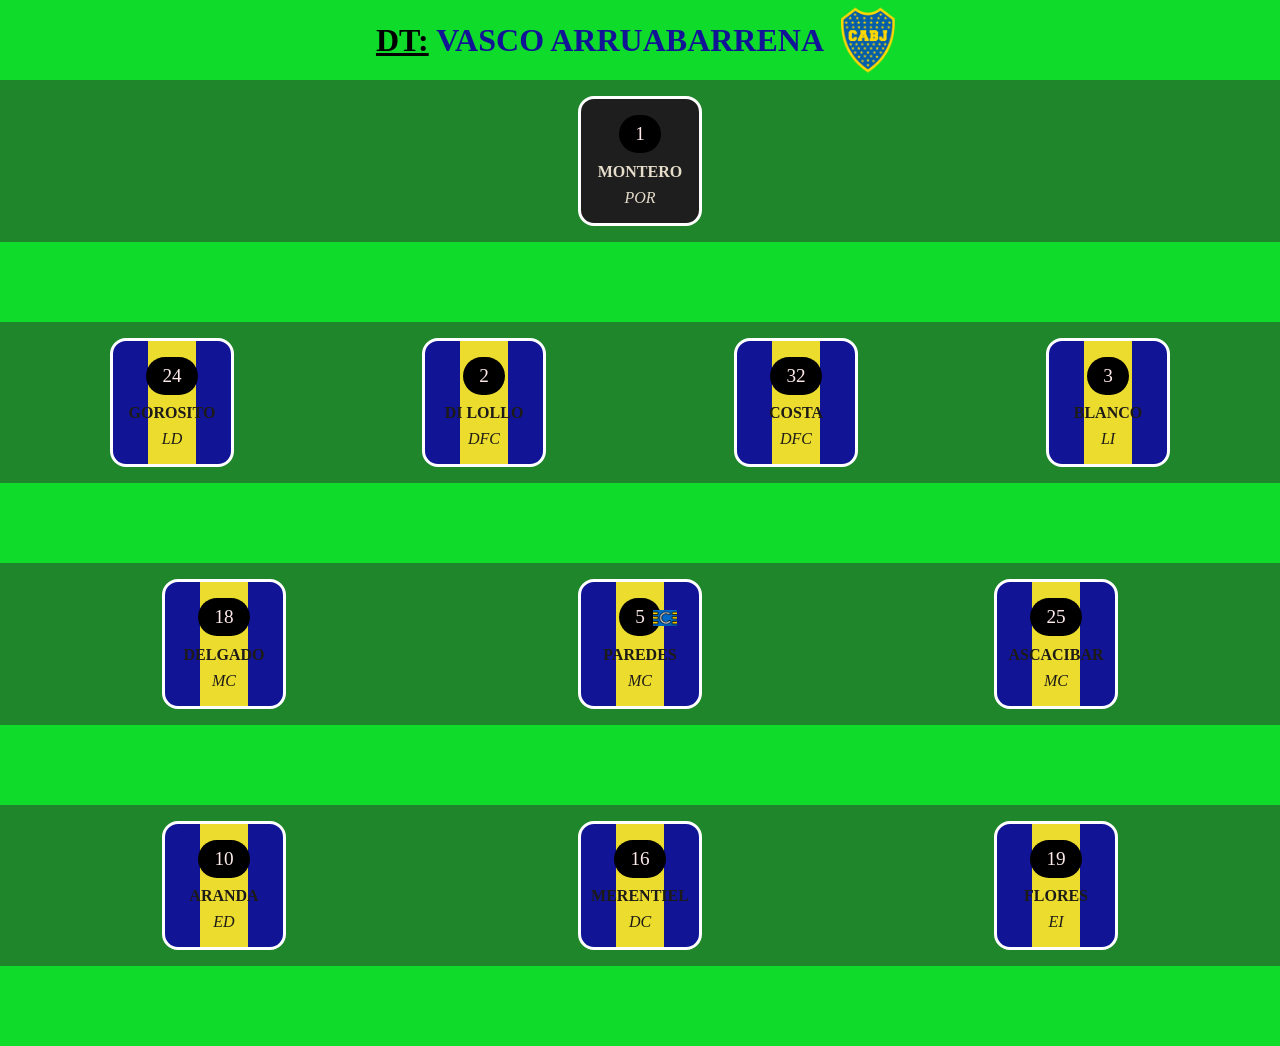
<file: index.html>
<!DOCTYPE html>
<html lang="en">
<head>
    <meta charset="UTF-8">
    <meta name="viewport" content="width=device-width, initial-scale=1.0">
    <title>CANCHA DE FÚTBOL</title>
    <link rel="stylesheet" href="style.css">
</head>
<body>
    <main id="lacancha">
        <section class="verdeclaro">
            <img id="escudoboca" src="escudo Boca.png" alt="Escudo de Boca">
            <p id="dt"><span id="subrayado">DT:</span> <span id="colordt">VASCO ARRUABARRENA</span></p>
        </section>
        
        <section class="verdeoscuro">

            <div class="cuadradojugador" id="arquero">
            <p class="números">1</p>
            <p class="letrasblancas" id="montero">MONTERO</p>
            <p class="posiciones" id="posiciónarquero">POR</p>
            </div>

        </section>

        <section class="verdeclaro">

        </section>
        
        <section class="verdeoscuro">
            <div class="cuadradojugador">
                <p class="números">24</p>
                <p class="letrasblancas" id="gorosito">GOROSITO</p>
                <p class="posiciones">LD</p>
            </div>

            <div class="cuadradojugador">
                <p class="números">2</p>
                <p class="letrasblancas" id="dilollo">DI LOLLO</p>
                <p class="posiciones">DFC</p>
            </div>

            <div class="cuadradojugador">
                <p class="números">32</p>
                <p class="letrasblancas" id="costa">COSTA</p>
                <p class="posiciones">DFC</p>
            </div>

            <div class="cuadradojugador">
                <p class="números">3</p>
                <p class="letrasblancas" id="blanco">BLANCO</p>
                <p class="posiciones">LI</p>
            </div>
        </section>

        <section class="verdeclaro">

        </section>
        
        <section class="verdeoscuro">
            
            <div class="cuadradojugador">
                <p class="números">18</p>
                <p class="letrasblancas" id="delgado">DELGADO</p>
                <p class="posiciones">MC</p>
                </div>

            <div class="cuadradojugador">
                <div id="númeroycapitán">
                <p class="números">5</p>
                <img id="logocapitán" src="logo capitán.png" alt="Logo de capitán">
                </div>
                <p class="letrasblancas" id="paredes">PAREDES</p>
                <p class="posiciones">MC</p>
                </div>

            <div class="cuadradojugador">
                <p class="números">25</p>
                <p class="letrasblancas" id="ascacibar">ASCACIBAR</p>
                <p class="posiciones">MC</p>
                </div>

        </section>

        <section class="verdeclaro">

        </section>
        
        <section class="verdeoscuro">
            
            <div class="cuadradojugador">
                <p class="números">10</p>
                <p class="letrasblancas" id="aranda">ARANDA</p>
                <p class="posiciones">ED</p>
                </div>

            <div class="cuadradojugador">
                <p class="números">16</p>
                <p class="letrasblancas" id="merentiel">MERENTIEL</p>
                <p class="posiciones">DC</p>
                </div>

            <div class="cuadradojugador">
                <p class="números">19</p>
                <p class="letrasblancas" id="flores">FLORES</p>
                <p class="posiciones">EI</p>
                </div>

        </section>

        <section class="verdeclaro">

        </section>
    </main>

</body>
</html>
</file>
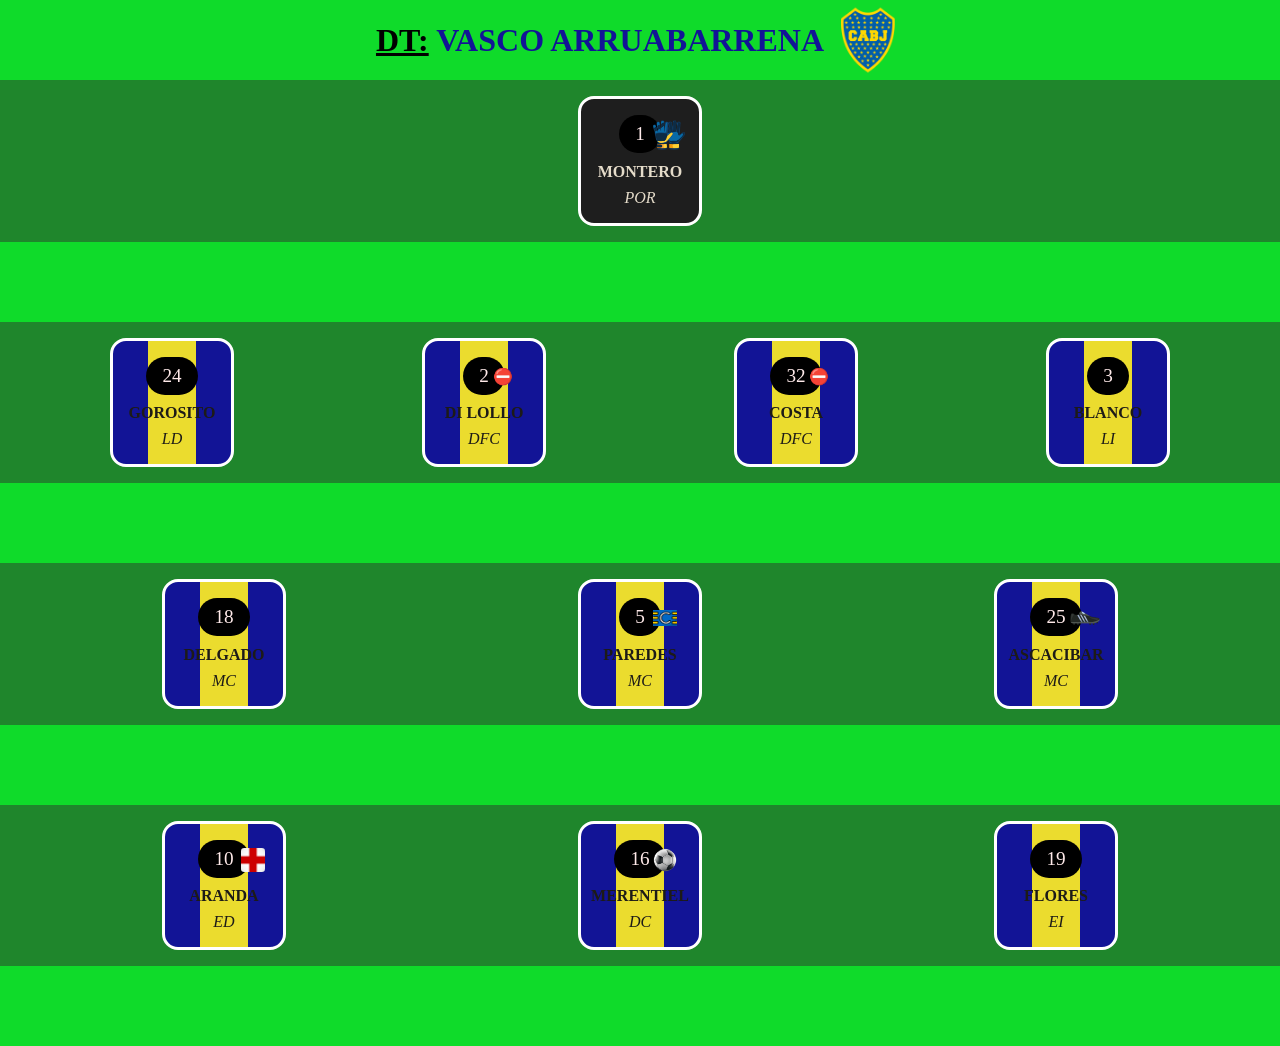
<file: Actividad 1 - CANCHA/index.html>
<!DOCTYPE html>
<html lang="en">
<head>
    <meta charset="UTF-8">
    <meta name="viewport" content="width=device-width, initial-scale=1.0">
    <title>CANCHA DE FÚTBOL</title>
    <link rel="stylesheet" href="style.css">
</head>
<body>
    <main id="lacancha">
        <section class="verdeclaro">
            <img id="escudoboca" src="escudo Boca.png" alt="Escudo de Boca">
            <p id="dt"><span id="subrayado">DT:</span> <span id="colordt">VASCO ARRUABARRENA</span></p>
        </section>
        
        <section class="verdeoscuro">

            <div class="cuadradojugador" id="arquero">
            <div id="númeroycapitán">
            <p class="números">1</p>
            <img id="guantes" src="guantes.png" alt="Guantes arquero">
            </div>
            <p class="letrasblancas" id="montero">MONTERO</p>
            <p class="posiciones" id="posiciónarquero">POR</p>
            </div>

        </section>

        <section class="verdeclaro">

        </section>
        
        <section class="verdeoscuro">
            <div class="cuadradojugador">
                <p class="números">24</p>
                <p class="letrasblancas" id="gorosito">GOROSITO</p>
                <p class="posiciones">LD</p>
            </div>

            <div class="cuadradojugador">
                <div id="númeroycapitán">
                <p class="números">2</p>
                <span id="emoji">⛔</span>
                </div>
                <p class="letrasblancas" id="dilollo">DI LOLLO</p>
                <p class="posiciones">DFC</p>
            </div>

            <div class="cuadradojugador">
                <div id="númeroycapitán">
                <p class="números">32</p>
                <span id="emoji2">⛔</span>
                </div>
                <p class="letrasblancas" id="costa">COSTA</p>
                <p class="posiciones">DFC</p>
            </div>

            <div class="cuadradojugador">
                <p class="números">3</p>
                <p class="letrasblancas" id="blanco">BLANCO</p>
                <p class="posiciones">LI</p>
            </div>
        </section>

        <section class="verdeclaro">

        </section>
        
        <section class="verdeoscuro">
            
            <div class="cuadradojugador">
                <p class="números">18</p>
                <p class="letrasblancas" id="delgado">DELGADO</p>
                <p class="posiciones">MC</p>
                </div>

            <div class="cuadradojugador">
                <div id="númeroycapitán">
                <p class="números">5</p>
                <img id="logocapitán" src="logo capitán.png" alt="Logo de capitán">
                </div>
                <p class="letrasblancas" id="paredes">PAREDES</p>
                <p class="posiciones">MC</p>
                </div>

            <div class="cuadradojugador">
                <div id="númeroycapitán">
                <p class="números">25</p>
                <img id="botín" src="botín.png" alt="Botín">
                </div>
                <p class="letrasblancas" id="ascacibar">ASCACIBAR</p>
                <p class="posiciones">MC</p>
                </div>

        </section>

        <section class="verdeclaro">

        </section>
        
        <section class="verdeoscuro">
            
            <div class="cuadradojugador">
                <div id="númeroycapitán">
                <p class="números">10</p>
                <img id="logolesión" src="logolesión.png" alt="Pelota">
                </div>
                <p class="letrasblancas" id="aranda">ARANDA</p>
                <p class="posiciones">ED</p>
                </div>

            <div class="cuadradojugador">
                <div id="númeroycapitán">
                <p class="números">16</p>
                <img id="pelota" src="pelota.png" alt="Pelota">
                </div>
                <p class="letrasblancas" id="merentiel">MERENTIEL</p>
                <p class="posiciones">DC</p>
                </div>

            <div class="cuadradojugador">
                <p class="números">19</p>
                <p class="letrasblancas" id="flores">FLORES</p>
                <p class="posiciones">EI</p>
                </div>

        </section>

        <section class="verdeclaro">

        </section>
    </main>

</body>
</html>
</file>
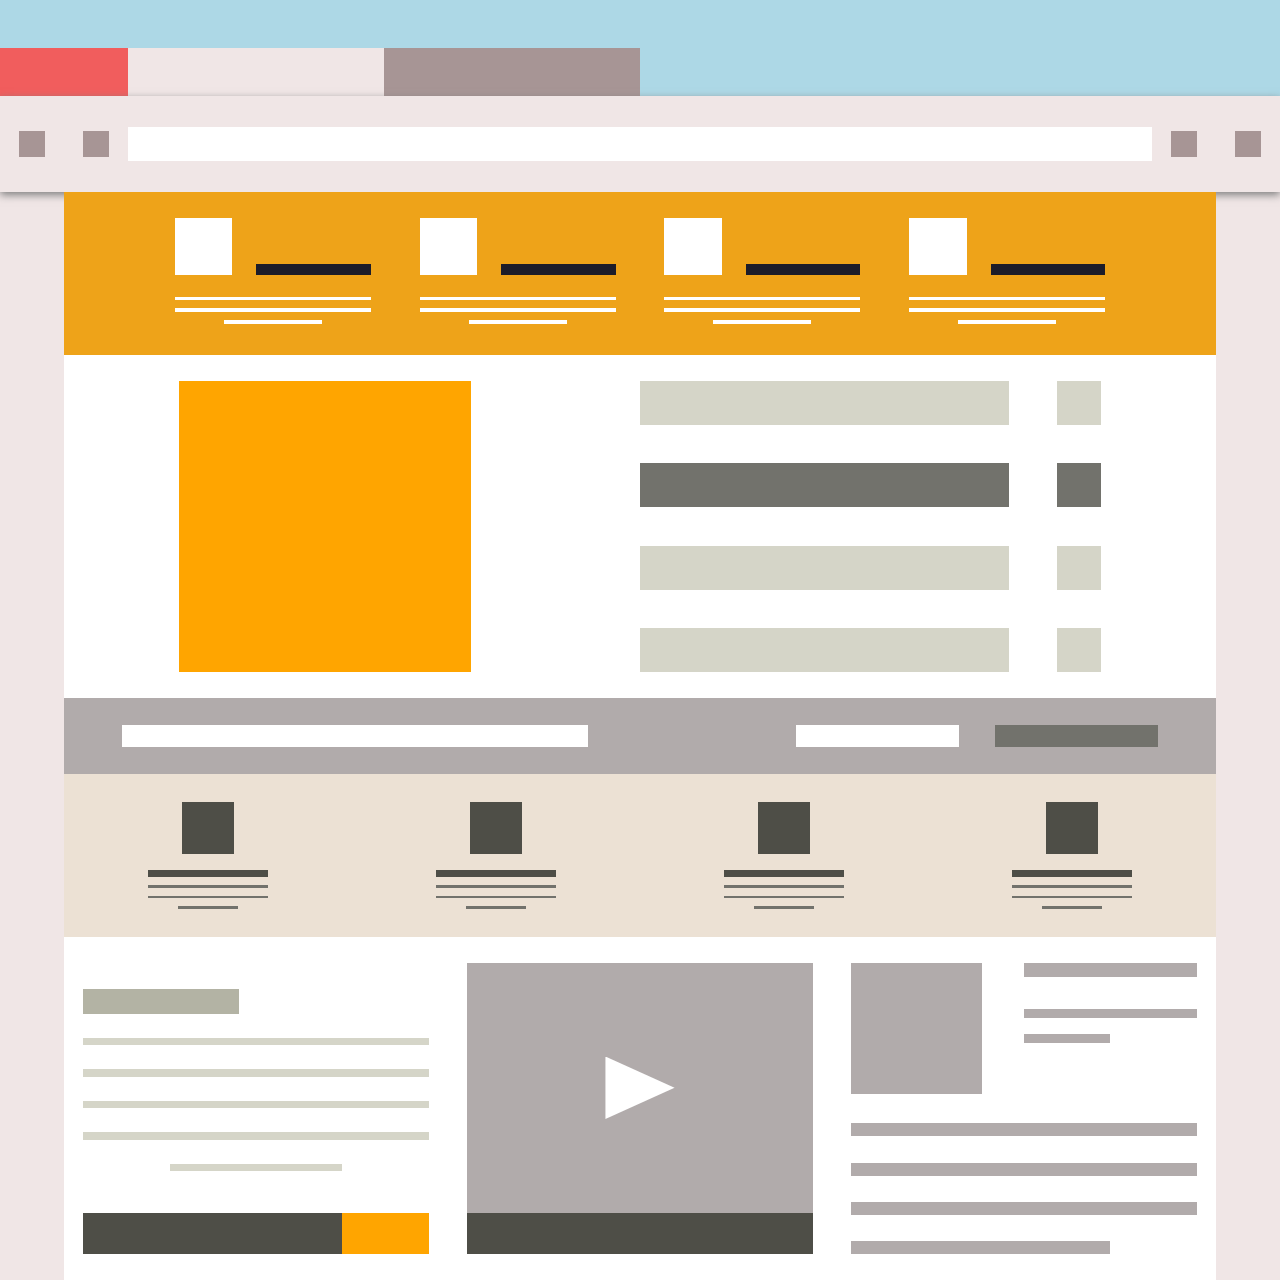
<file: Actividad 2 - Plantillas maquetado/index.html>
<!DOCTYPE html>
<html lang="en">
<head>
    <meta charset="UTF-8">
    <meta name="viewport" content="width=device-width, initial-scale=1.0">
    <title>PLANTILLAS MAQUETADO</title>
    <link rel="stylesheet" href="style.css">
</head>
<body>
    <main>
        <section id="partearribaceleste">
            <section id="trespartesarriba">
                <section id="parterojaarriba"></section>
                <section id="partergrisclaroarriba"></section>
                <section id="partegrisoscuroarriba"></section>
            </section>
        </section>

        <section id="partehorizontaldoscuadrados">
            <section id="seccióndoscuadrados">
                <div id="cuadradoschiquitosarriba"></div>
                <div id="cuadradoschiquitosarriba"></div>
            </section>
            <section id="barrablancalarga"></section>
            <section id="seccióndoscuadrados">
                <div id="cuadradoschiquitosarriba"></div>
                <div id="cuadradoschiquitosarriba"></div>
            </section>
        </section>

        <section id="partegrandedelmedio">
            <section id="partenaranjadentro">
                <section id="adentronaranja">
                    <section id="cuatropartes">
                        <div id="cuadradoy1línea">
                        <div id="cuadradoblanco"></div>
                        <div id="línea1"></div>
                        </div>
                        <div id="líneas3">
                            <div id="líneasblancas"></div>
                            <div id="líneasblancas"></div>
                            <div id="líneablancacorta"></div>
                        </div>
                    </section>

                    <section id="cuatropartes">
                        <div id="cuadradoy1línea">
                            <div id="cuadradoblanco"></div>
                            <div id="línea1"></div>
                            </div>
                            <div id="líneas3">
                                <div id="líneasblancas"></div>
                                <div id="líneasblancas"></div>
                                <div id="líneablancacorta"></div>
                            </div>
                    </section>

                    <section id="cuatropartes">
                        <div id="cuadradoy1línea">
                            <div id="cuadradoblanco"></div>
                            <div id="línea1"></div>
                            </div>
                            <div id="líneas3">
                                <div id="líneasblancas"></div>
                                <div id="líneasblancas"></div>
                                <div id="líneablancacorta"></div>
                            </div>
                    </section>

                    <section id="cuatropartes">
                        <div id="cuadradoy1línea">
                            <div id="cuadradoblanco"></div>
                            <div id="línea1"></div>
                            </div>
                            <div id="líneas3">
                                <div id="líneasblancas"></div>
                                <div id="líneasblancas"></div>
                                <div id="líneablancacorta"></div>
                            </div>
                    </section>
                </section>
            </section>

            <section id="parte1blancadentro">
                <section id="partecuadradoylíneas">
                    <div id="cuadradonaranjagrande"></div>
                    <div id="líneascolores">
                        <div id="líneaycuadrado">
                            <div id="líneagris"></div>
                            <div id="cuadradochico"></div>
                        </div>

                        <div id="líneaycuadrado">
                            <div id="líneagrisoscuro"></div>
                            <div id="cuadradochicooscuro"></div>
                        </div>

                        <div id="líneaycuadrado">
                            <div id="líneagris"></div>
                            <div id="cuadradochico"></div>
                        </div>

                        <div id="líneaycuadrado">
                            <div id="líneagris"></div>
                            <div id="cuadradochico"></div>
                        </div>
                    </div>
                </section>
            </section>

            <section id="partegrisoscurodentro">
                <div id="laslíneasblancasdelmedio">
                    <div id="líneablancalarga"></div>
                    <div id="doslíneasderecha">
                        <div id="primeralíneablanca"></div>
                        <div id="segundalínea"></div>
                    </div>
                </div>


            </section>

            <section id="partegrisclarodentro">
                <section id="adentrogris">
                    <section id="cuatropartes2">
                        <div id="cuadradoblanco2"></div>
                        <div id="líneas3-2">
                            <div id="líneagruesa"></div>
                            <div id="líneasblancas2"></div>
                            <div id="líneasblancas2"></div>
                            <div id="líneablancacorta2"></div>
                        </div>
                    </section>

                    <section id="cuatropartes2">
                        <div id="cuadradoblanco2"></div>
                        <div id="líneas3-2">
                            <div id="líneagruesa"></div>
                            <div id="líneasblancas2"></div>
                            <div id="líneasblancas2"></div>
                            <div id="líneablancacorta2"></div>
                        </div>
                    </section>

                    <section id="cuatropartes2">
                        <div id="cuadradoblanco2"></div>
                        <div id="líneas3-2">
                            <div id="líneagruesa"></div>
                            <div id="líneasblancas2"></div>
                            <div id="líneasblancas2"></div>
                            <div id="líneablancacorta2"></div>
                        </div>
                    </section>

                    <section id="cuatropartes2">
                        <div id="cuadradoblanco2"></div>
                        <div id="líneas3-2">
                            <div id="líneagruesa"></div>
                            <div id="líneasblancas2"></div>
                            <div id="líneasblancas2"></div>
                            <div id="líneablancacorta2"></div>
                        </div>
                    </section>
                </section>

            </section>

            <section id="parte2blancadentro">
                <section id="primeraparte">
                    <div id="líneas3-3">
                        <div id="líneagruesa3"></div>
                            <div id="líneasblancas3"></div>
                            <div id="líneasblancas3"></div>
                            <div id="líneasblancas3"></div>
                            <div id="líneasblancas3"></div>
                            <div id="líneablancacorta3"></div>
                    </div>
                    <div id="líneagruesaabajo">
                        <div id="partecortanaranja"></div>
                    </div>


                </section>

                <section id="segundaparte">
                    <div id="figuragrandegris">
                        <div id="triángulo"></div>
                    </div>
                    <div id="líneagruesaabajo"></div>
                </section>

                <section id="terceraparte">
                    <div id="partearriba">
                        <div id="cuadradogriscostado"></div>
                        <div id="laslíneas">
                            <div id="primerlínea2"></div>
                            <div id="segundalínea2"></div>
                            <div id="terceralínea2"></div>
                        </div>
                    </div>


                    <div id="parteabajo">
                                <div id="líneasblancas4"></div>
                                <div id="líneasblancas4"></div>
                                <div id="líneasblancas4"></div>
                                <div id="líneablancacorta4"></div>
                    </div>
                </section>

            </section>

        </section>






    </main>
    
</body>
</html>
</file>
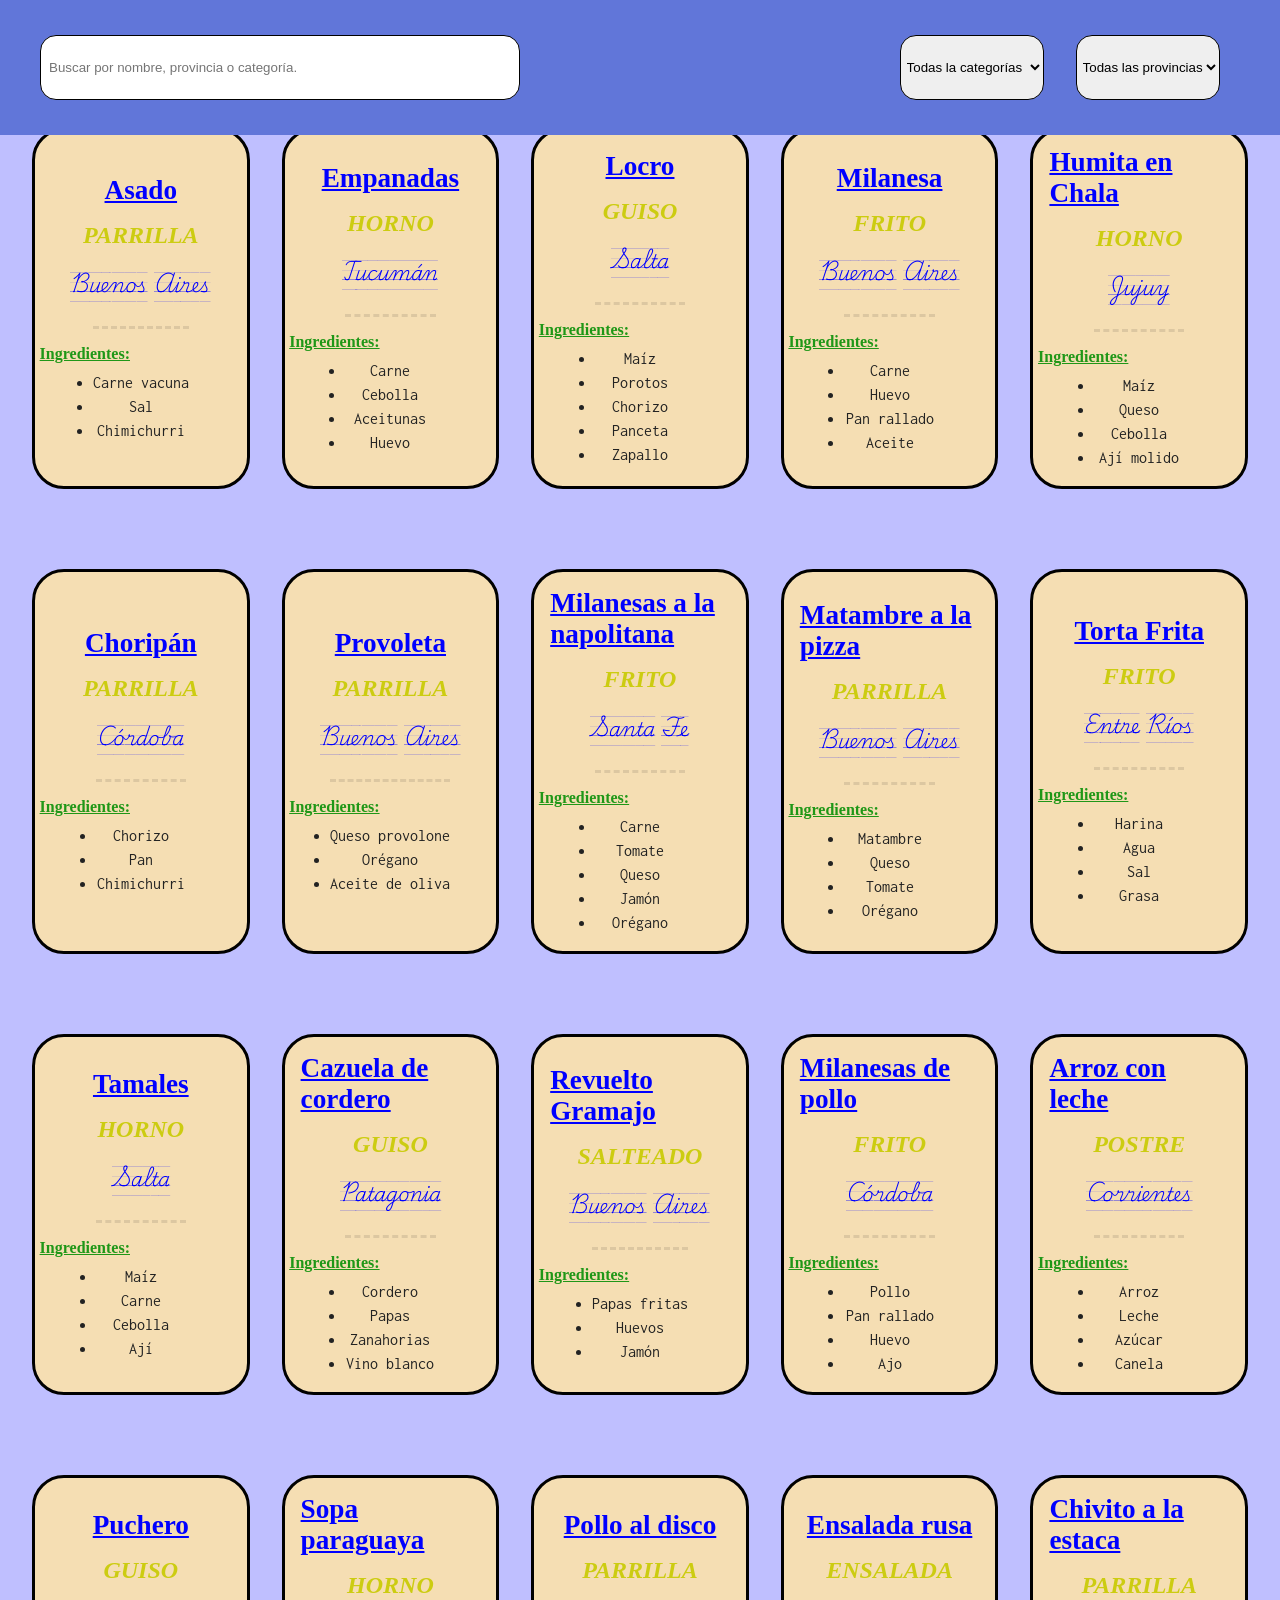
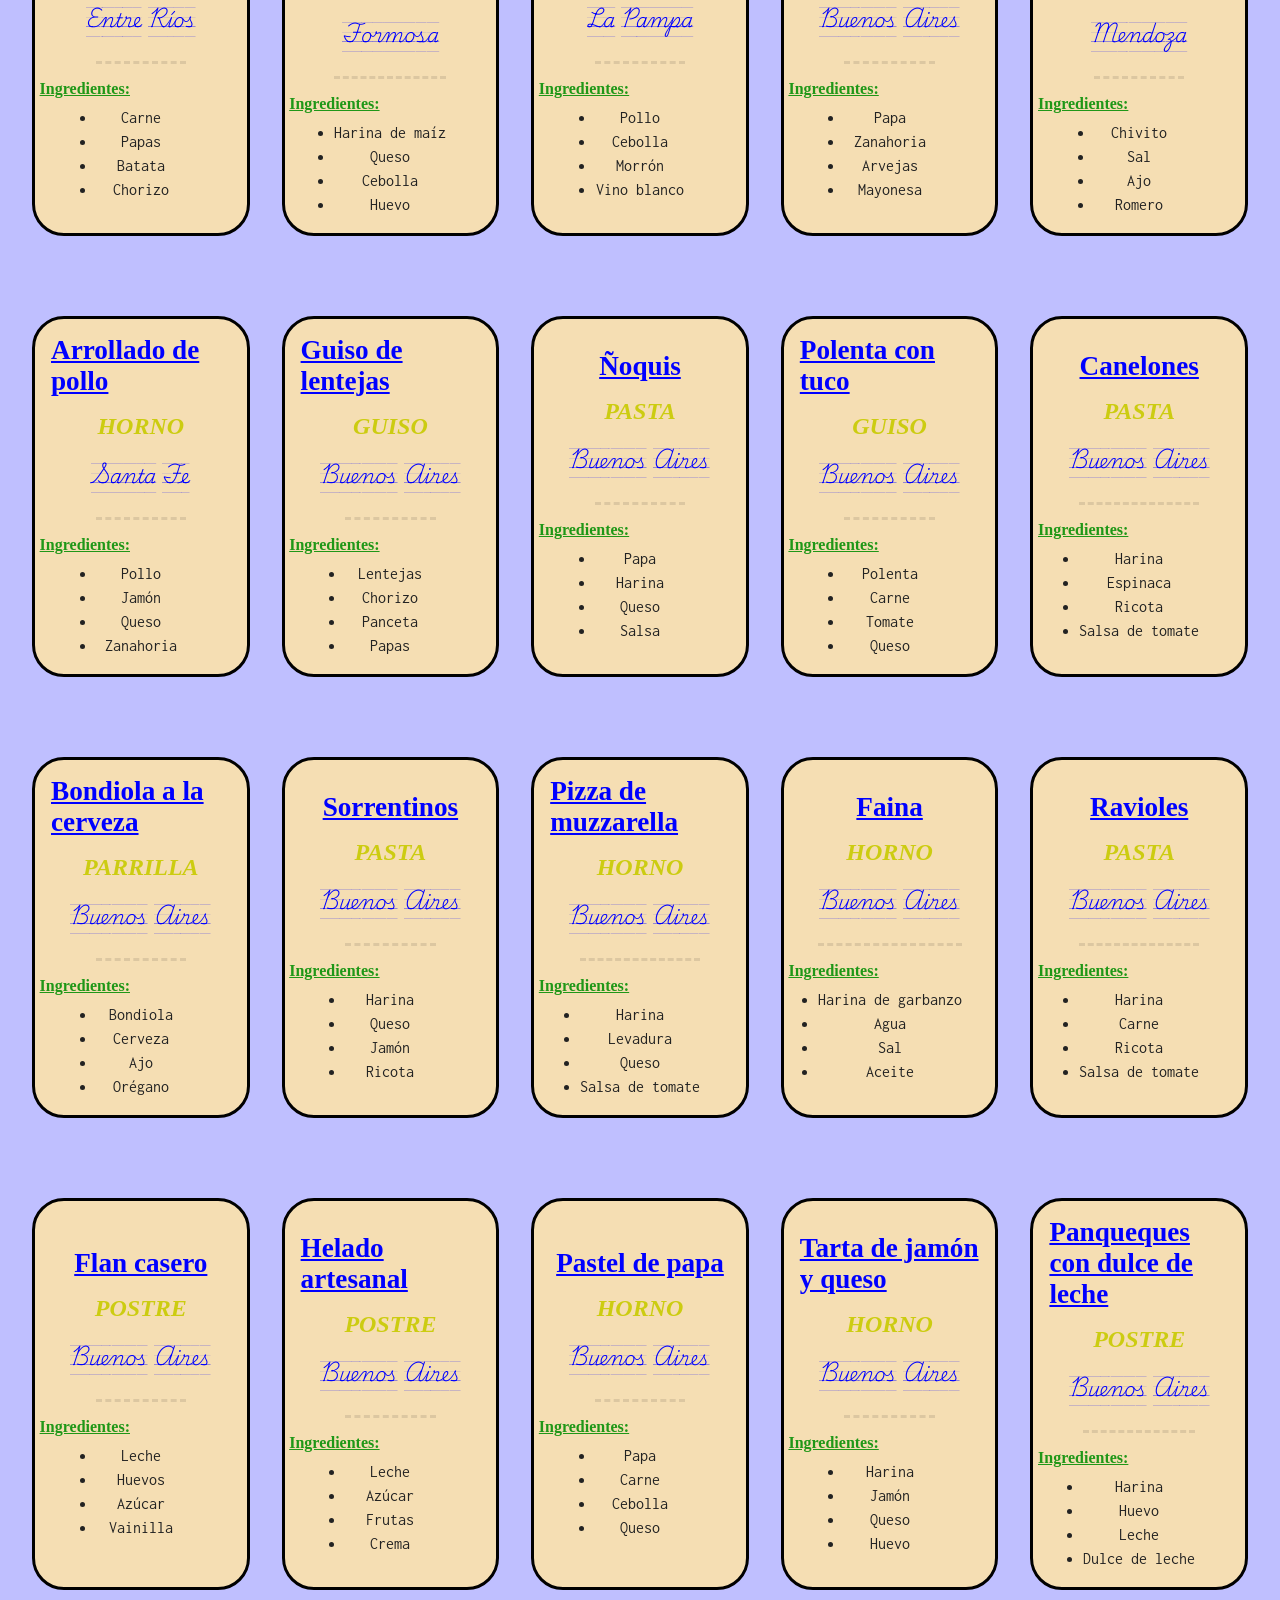
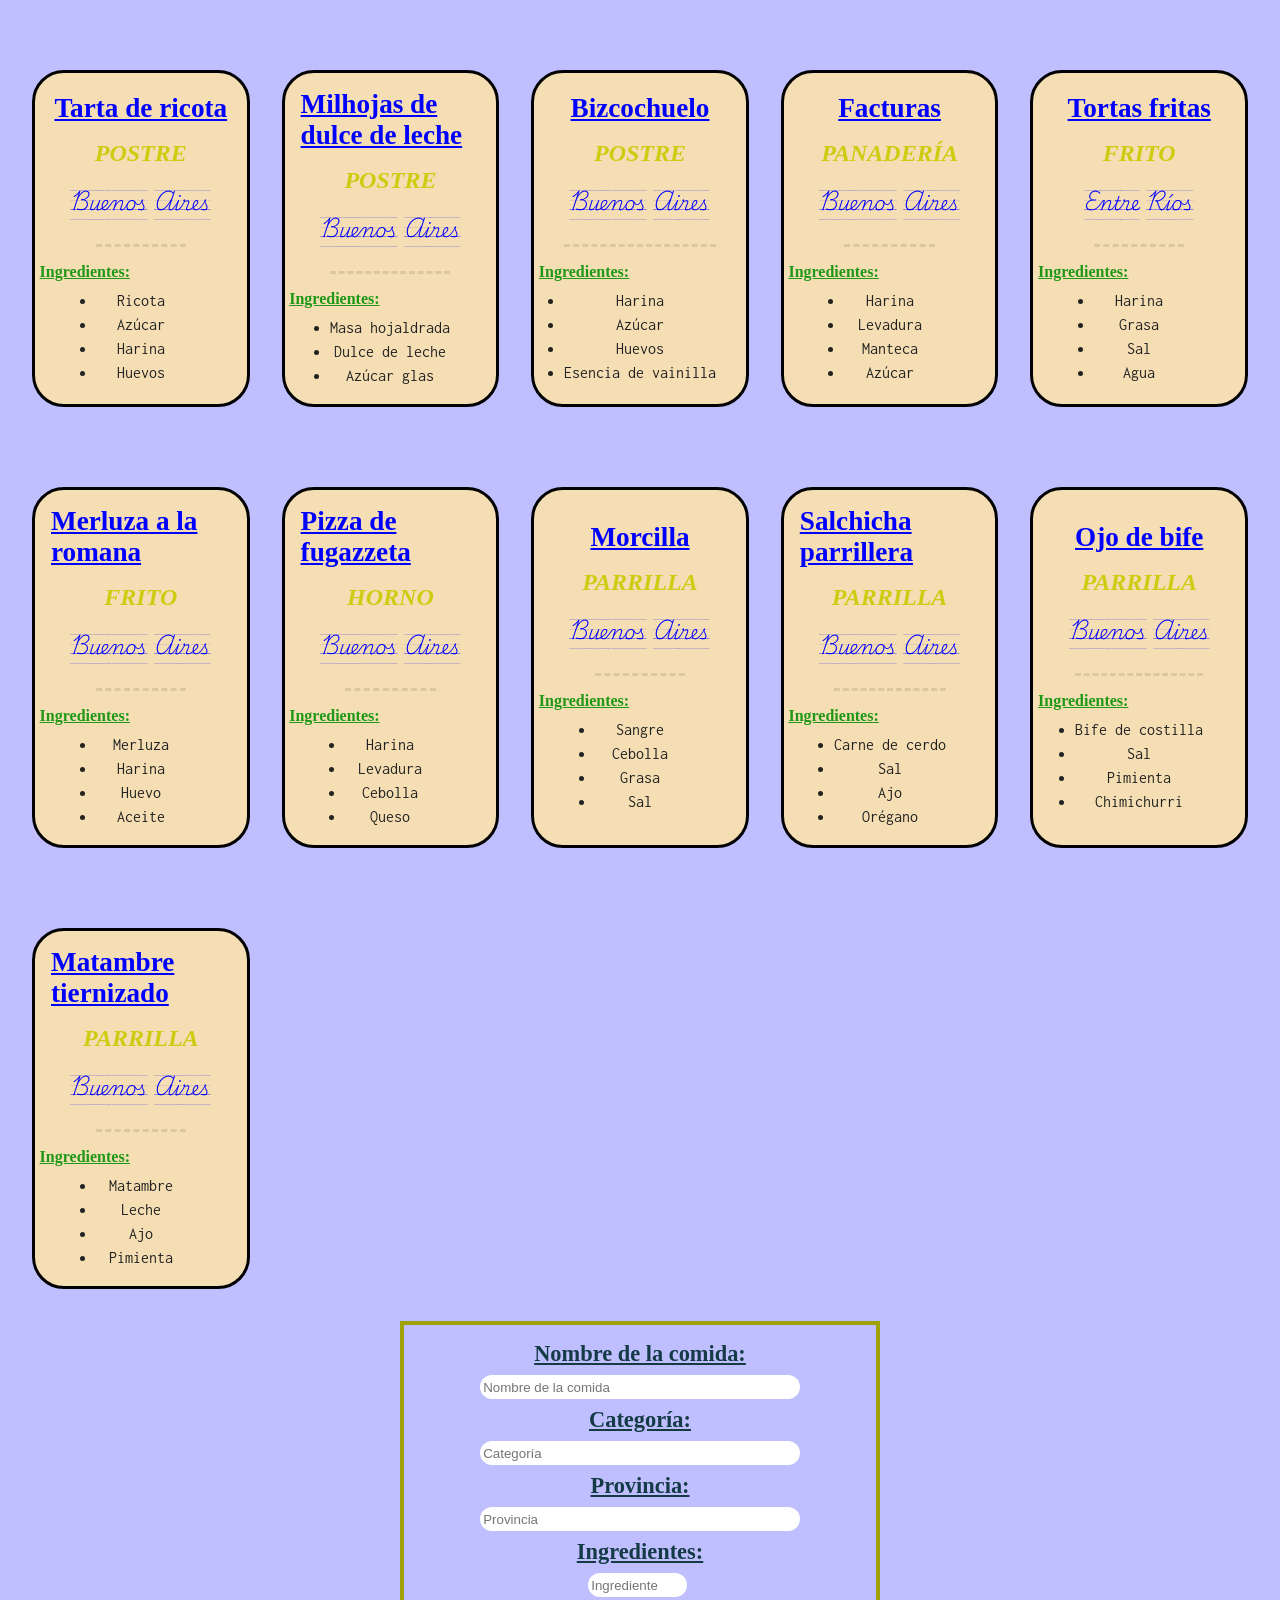
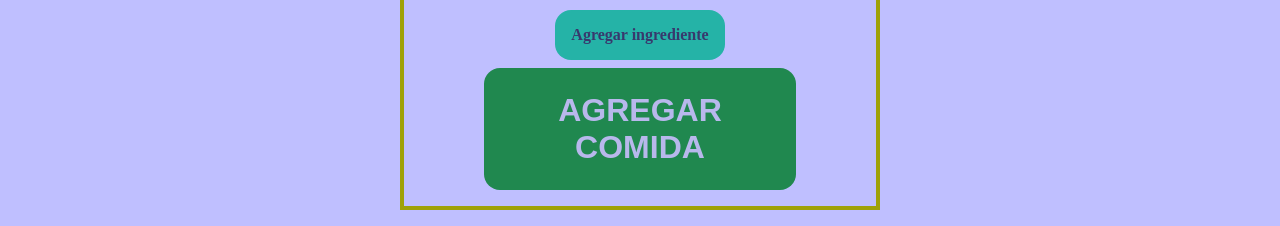
<file: Actividad 3 - Template Listas/index.html>
<!DOCTYPE html>
<html lang="es">
<head>
    <meta charset="UTF-8">
    <meta name="viewport" content="width=device-width, initial-scale=1.0">
    <title>Comidas Argentinas</title> 
    <link rel="stylesheet" href="style.css">
    <link rel="preconnect" href="https://fonts.googleapis.com">
    <link rel="preconnect" href="https://fonts.gstatic.com" crossorigin>
    <link href="https://fonts.googleapis.com/css2?family=Edu+QLD+Hand:wght@400..700&family=Inconsolata:wght@200..900&family=Playwrite+CA+Guides&display=swap" rel="stylesheet">
</head>
<body>
    <header>
      <!-- Para filtros y navegacion -->
       <input type="search" id="buscador" placeholder="Buscar por nombre, provincia o categoría.">

       <div id="losdosfiltros">
       <select id="filtroCategoria">
          <option value="">Todas las categorías</option>
          <!--<option value="Parrilla">Parrilla</option>
          <option value="Horno">Horno</option>
          <option value="Guiso">Guiso</option>
          <option value="Frito">Frito</option>-->
       </select>

       <select id="filtroProvincia">
          <option value="">Todas las provincias</option>
          <!--<option value="Buenos Aires">Buenos Aires</option>
          <option value="Córdoba">Córdoba</option>
          <option value="Entre Ríos">Entre Ríos</option>
          <option value="Jujuy">Jujuy</option>
          <option value="Salta">Salta</option>
          <option value="Santa Fe">Santa Fe</option>
          <option value="Tucumán">Tucumán</option>-->
       </select>
      </div>


    </header>

    <main class="comida-container" id="comidaContainer">
        <!-- Contenido Dinamico -->
    </main>     

    <section class="addFood">
      <!-- Para el form para agregar comida -->

      <form id="agregarComida">

        <label class="nombreparaagregar">Nombre de la comida:</label>
        <input type="text" placeholder="Nombre de la comida" name="nombre" required>

        <label class="nombreparaagregar">Categoría:</label>
        <input type="text" placeholder="Categoría" name="categoria" required>

        <label class="nombreparaagregar">Provincia:</label>
        <input type="text" placeholder="Provincia" name="provincia" required>

        <label class="nombreparaagregar">Ingredientes:</label>
        <div class="contenedor-ingredientes">
        <input type="text" class="ingrediente" id="ingredientes" placeholder="Ingrediente" required>
        </div>
        <button type="button" id="agregarIngrediente">Agregar ingrediente</button>

        <button type="submit" id="botónagregarcomida">Agregar comida</button>


      </form>




    </section>

    <script type="module" src="./main.js"></script>
</body>
</html>
</file>
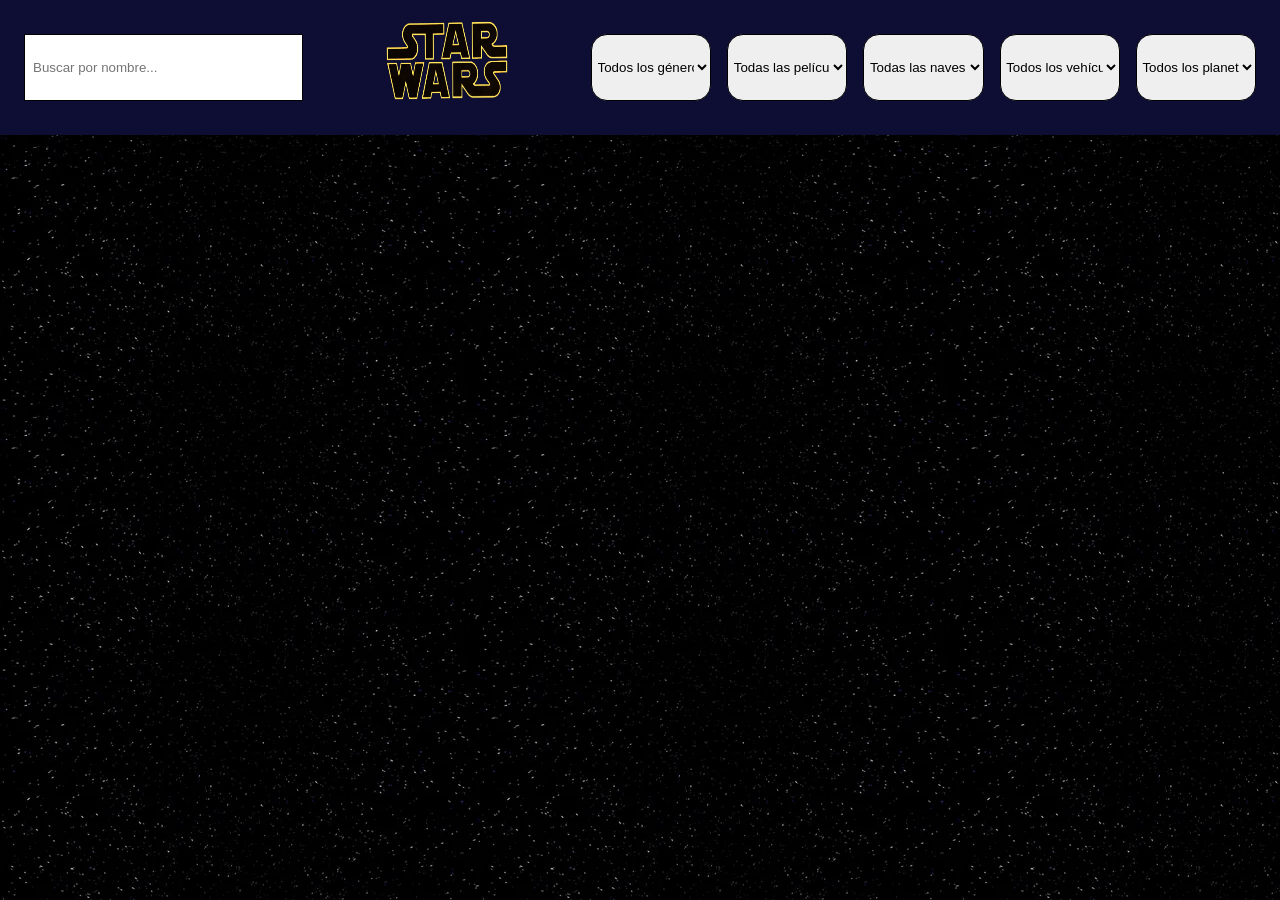
<file: Actividad 4 - TP FINAL/index.html>
<!DOCTYPE html>
<html lang="en">
<head>
    <meta charset="UTF-8">
    <meta name="viewport" content="width=device-width, initial-scale=1.0">
    <title>TP FINAL</title>
    <link rel="stylesheet" href="style.css">
    <link rel="preconnect" href="https://fonts.googleapis.com">
    <link rel="preconnect" href="https://fonts.gstatic.com" crossorigin>
    <link href="https://fonts.googleapis.com/css2?family=Edu+QLD+Hand:wght@400..700&family=Inconsolata:wght@200..900&family=Playwrite+CA+Guides&display=swap" rel="stylesheet">
</head>
<body>

    <header>

        <input type="search" id="buscador" placeholder="Buscar por nombre...">

        <img id="logopelícula" src="Logo Star Wars.png" alt="Logo de Star Wars">

        <div id="todoslosfiltros">
        <select class="filtros" id="género">
          <option value="">Todos los géneros</option>
        </select>

        <select class="filtros" id="películas">
          <option value="">Todas las películas</option>
        </select>

        <select class="filtros" id="navesespaciales">
          <option value="">Todas las naves</option>
        </select>

        <select class="filtros" id="terrestres">
          <option value="">Todos los vehículos</option>
        </select>

        <select class="filtros" id="planeta">
          <option value="">Todos los planetas</option>
        </select>
        </div>

    </header>


    <main class="personaje-container" id="personajeContainer">
        <!-- Contenido Dinamico -->
    </main> 

    
    <section class="addFood">

    </section>



    <script type="module" src="./main.js"></script>
</body>
</html>
</file>
<file: style.css>
* {
    margin: 0;
    padding: 0;
    box-sizing: border-box;
}

body {
    height: 45rem;
    width: 100%;
}

#lacancha {  
    width: 100%;
    height: 100%;
    aspect-ratio: 1/1;
}

.verdeclaro {
    background-color: rgb(15, 219, 42);
    width: 100%;
    height: 5rem;
    display: flex;
    flex-direction: row-reverse;
    justify-content: center;
    align-items: center;
    position: relative;
    gap: 0.5rem;
}

.verdeoscuro {
    background-color: rgb(31, 134, 44);
    width: 100%;
    height: auto;
    padding: 1rem;
    display: flex;
    flex-direction: row;
    justify-content: space-around;
    align-items: center;
}

#escudoboca {
    width: 4.5rem;
    height: 4.5rem;
}

#dt {
    font-weight: bold;
    font-size: 2rem;
}

#subrayado {
    text-decoration: underline;
}

#colordt {
    color: rgb(18, 20, 150);
}

.cuadradojugador {
    width: 10%;
    height: auto;
    padding: 1rem;
    background-image: linear-gradient(to right,
    rgb(18, 20, 150) 0% 30%,
    #ebdc2e 30% 70%,
    rgb(18, 20, 150) 70% 100%
    );
    display: flex;
    flex-direction: column;
    justify-content: center;
    align-items: center;
    border: 3px solid white;
    border-radius: 1rem;
    gap: 0.5rem;
}

#arquero {
    background-image: none;
    background-color: #1e1e1e;
}

.números {
    color: #ffeaea;
    background-color: black;
    padding: 0.5rem 1rem 0.5rem 1rem;
    border-radius: 80px;
    font-size: 1.2rem;
    margin-bottom: 0.1rem;
}

.letrasblancas {
    color: #1d1b17;
    font-weight: bold;
}

.posiciones {
    color: #1d1b17;
    font-style: italic;
}

#montero {
    color: #e5dcca;
    font-weight: bold;
}

#posiciónarquero {
    color: #e5dcca;
    font-style: italic;
}

#númeroycapitán {
    display: flex;
    flex-direction: row;
    justify-content: center;
    align-items: center;
    position: relative;
    width: 100%;
}

#logocapitán {
    width: 1.5rem;
    height: 1rem;
    position: absolute;
    left: 65%;
}
</file>
<file: Actividad 1 - CANCHA/style.css>
* {
    margin: 0;
    padding: 0;
    box-sizing: border-box;
}

body {
    height: 45rem;
    width: 100%;
}

#lacancha {  
    width: 100%;
    height: 100%;
    aspect-ratio: 1/1;
}

.verdeclaro {
    background-color: rgb(15, 219, 42);
    width: 100%;
    height: 5rem;
    display: flex;
    flex-direction: row-reverse;
    justify-content: center;
    align-items: center;
    position: relative;
    gap: 0.5rem;
}

.verdeoscuro {
    background-color: rgb(31, 134, 44);
    width: 100%;
    height: auto;
    padding: 1rem;
    display: flex;
    flex-direction: row;
    justify-content: space-around;
    align-items: center;
}

#escudoboca {
    width: 4.5rem;
    height: 4.5rem;
}

#dt {
    font-weight: bold;
    font-size: 2rem;
}

#subrayado {
    text-decoration: underline;
}

#colordt {
    color: rgb(18, 20, 150);
}

.cuadradojugador {
    width: 10%;
    height: auto;
    padding: 1rem;
    background-image: linear-gradient(to right,
    rgb(18, 20, 150) 0% 30%,
    #ebdc2e 30% 70%,
    rgb(18, 20, 150) 70% 100%
    );
    display: flex;
    flex-direction: column;
    justify-content: center;
    align-items: center;
    border: 3px solid white;
    border-radius: 1rem;
    gap: 0.5rem;
}

#arquero {
    background-image: none;
    background-color: #1e1e1e;
}

.números {
    color: #ffeaea;
    background-color: black;
    padding: 0.5rem 1rem 0.5rem 1rem;
    border-radius: 80px;
    font-size: 1.2rem;
    margin-bottom: 0.1rem;
}

.letrasblancas {
    color: #1d1b17;
    font-weight: bold;
}

.posiciones {
    color: #1d1b17;
    font-style: italic;
}

#montero {
    color: #e5dcca;
    font-weight: bold;
}

#posiciónarquero {
    color: #e5dcca;
    font-style: italic;
}

#númeroycapitán {
    display: flex;
    flex-direction: row;
    justify-content: center;
    align-items: center;
    position: relative;
    width: 100%;
}

#logocapitán {
    width: 1.5rem;
    height: 1rem;
    position: absolute;
    left: 65%;
}

#pelota {
    width: 1.5rem;
    height: 1.5rem;
    position: absolute;
    left: 65%;
}

#logolesión {
    width: 1.5rem;
    height: 1.5rem;
    position: absolute;
    left: 70%;
    border-radius: 0.2rem;
}

#botín, #guantes {
    width: 2rem;
    height: 2rem;
    position: absolute;
    left: 65%;
}

#emoji {
    font-size: 1rem;
    position: absolute;
    left: 60%;
}

#emoji2 {
    font-size: 1rem;
    position: absolute;
    left: 65%;
}
</file>
<file: Actividad 2 - Plantillas maquetado/style.css>
* {
    margin: 0;
    padding: 0;
    box-sizing: border-box;
}

body {
    height: 100%;
    width: 100%;
}

main {
    width: 100%;
    height: 100%;
    aspect-ratio: 1/1;
    background-color: #f0e6e6;
    display: flex;
    flex-direction: column;
    align-items: center;
}

#partearribaceleste {
    width: 100%;
    height: 6rem;
    background-color: lightblue;
    display: flex;
    flex-direction: row;
    align-items: end;
}

#trespartesarriba {
    width: 50%;
    height: 50%;
    /*background-color: blue;*/
    display: flex;
    flex-direction: row;
    justify-content: space-between;
}

#parterojaarriba {
    width: 20%;
    height: 100%;
    background-color: #f15d5d;
}

#partergrisclaroarriba {
    width: 40%;
    height: 100%;
    background-color: #f0e6e6;
}

#partegrisoscuroarriba {
    width: 40%;
    height: 100%;
    background-color: #a79595;
}

#partehorizontaldoscuadrados {
    width: 100%;
    height: 6rem;
    background-color: #f0e6e6;
    display: flex;
    flex-direction: row;
    align-items: center;
    box-shadow: 0em 0.2em 0.5em #7f7f7f;
}

#seccióndoscuadrados {
    height: 100%;
    width: 10%;
    /*background-color: red;*/
    display: flex;
    flex-direction: row;
    justify-content: space-around;
    align-items: center;
}

#cuadradoschiquitosarriba {
    width: 20%;
    aspect-ratio: 1;
    background-color: #a79595;
}

#barrablancalarga {
    height: 35%;
    width: 80%;
    background-color: white;
}

#partegrandedelmedio {
    width: 90%;
    height: calc(100% - 12rem);
    background-color: red;
    display: flex;
    flex-direction: column;
}

#partenaranjadentro {
    width: 100%;
    height: 15%;
    background-color: rgb(238, 163, 25);
    display: flex;
    flex-direction: row;
    justify-content: center;
    align-items: center;
}

#adentronaranja {
    width: 85%;
    height: 85%;
    /*background-color: red;*/
    display: flex;
    flex-direction: row;
    justify-content: space-around;
    align-items: center;
}

#cuatropartes {
    width: 20%;
    height: 80%;
    /*background-color: green;*/
    gap: 1rem;
    display: flex;
    flex-direction: column;
}

#cuadradoy1línea {
    display: flex;
    flex-direction: row;
    align-items: end;
    gap: 1.5rem;
}

#cuadradoblanco {
    width: 30%;
    aspect-ratio: 1;
    background-color: white;
}

#línea1 {
    width: 60%;
    height: 20%;
    background-color: rgb(28, 28, 41);
}

#líneas3 {
    width: 100%;
    height: calc(100% - 50% - 1rem);
    /*background-color: rgb(201, 53, 169);*/
    display: flex;
    flex-direction: column;
    justify-content: center;
    align-items: center;
    gap: 0.5rem;
}

#líneasblancas {
    width: 100%;
    height: 10%;
    background-color: white;
}

#líneablancacorta {
    width: 50%;
    height: 10%;
    background-color: white;
}

#parte1blancadentro {
    width: 100%;
    height: 31.5%;
    background-color: white;
    display: flex;
    flex-direction: row;
    justify-content: center;
    align-items: center;
}

#partecuadradoylíneas {
    width: 80%;
    height: 85%;
    /*background-color: red;*/
    display: flex;
    flex-direction: row;
    justify-content: space-between;
    align-items: start;
}

#cuadradonaranjagrande {
    height: 100%;
    aspect-ratio: 1;
    background-color: orange;
}

#líneascolores {
    height: 100%;
    width: 50%;
    /*background-color: green;*/
    display: flex;
    flex-direction: column;
    justify-content: space-between;
    align-items: center;
}

#líneaycuadrado {
    width: 100%;
    height: 15%;
    /*background-color: purple;*/
    display: flex;
    flex-direction: row;
    justify-content: space-between;
    align-items: center;
}

#líneagris {
    width: 80%;
    height: 100%;
    background-color: #d5d5c8;
}

#líneagrisoscuro {
    width: 80%;
    height: 100%;
    background-color: #72726c;
}

#cuadradochico {
    height: 100%;
    aspect-ratio: 1;
    background-color: #d5d5c8;
}

#cuadradochicooscuro {
    height: 100%;
    aspect-ratio: 1;
    background-color: #72726c;
}

#partegrisoscurodentro {
    width: 100%;
    height: 7%;
    background-color: rgb(177, 171, 171);
    display: flex;
    flex-direction: row;
    justify-content: center;
    align-items: center;
}

#laslíneasblancasdelmedio {
    display: flex;
    flex-direction: row;
    justify-content: space-between;
    align-items: center;
    /*background-color: green;*/
    width: 90%;
    height: 30%;
}

#líneablancalarga {
    width: 45%;
    height: 100%;
    background-color: white;
}

#doslíneasderecha {
    display: flex;
    flex-direction: row;
    justify-content: space-between;
    align-items: center;
    gap: 2rem;
    /*background-color: yellow;*/
    width: 35%;
    height: 100%;
}

#primeralíneablanca {
    width: 45%;
    height: 100%;
    background-color: white;
}

#segundalínea {
    width: 45%;
    height: 100%;
    background-color: #72726c;
}

#partegrisclarodentro {
    width: 100%;
    height: 15%;
    background-color: rgba(236, 230, 217, 0.979);
    display: flex;
    flex-direction: row;
    justify-content: center;
    align-items: center;
}

#partenaranjadentro {
    width: 100%;
    height: 15%;
    background-color: rgb(238, 163, 25);
    display: flex;
    flex-direction: row;
    justify-content: center;
    align-items: center;
}

#adentrogris {
    width: 100%;
    height: 85%;
    /*background-color: red;*/
    display: flex;
    flex-direction: row;
    justify-content: space-around;
    align-items: center;
}

#cuatropartes2 {
    width: 15%;
    height: 80%;
    /*background-color: green;*/
    gap: 1rem;
    display: flex;
    flex-direction: column;
    justify-content: center;
    align-items: center;
}

#cuadradoblanco2 {
    width: 30%;
    aspect-ratio: 1;
    background-color: #4e4e47;
}

#líneas3-2 {
    width: 70%;
    height: calc(100% - 50% - 1rem);
    /*background-color: rgb(201, 53, 169);*/
    display: flex;
    flex-direction: column;
    justify-content: center;
    align-items: center;
    gap: 0.5rem;
}


#líneagruesa {
    width: 100%;
    height: 25%;
    background-color: #4e4e47;
}

#líneasblancas2 {
    width: 100%;
    height: 10%;
    background-color: #72726c;
}

#líneablancacorta2 {
    width: 50%;
    height: 10%;
    background-color: #72726c;
}

#parte2blancadentro {
    width: 100%;
    height: 31.5%;
    background-color: white;
    display: flex;
    flex-direction: row;
    justify-content: space-around;
    align-items: center;
}

#primeraparte {
    display: flex;
    flex-direction: column;
    justify-content: center;
    align-items: center;
    /*background-color: blue;*/
    width: 30%;
    height: 85%;
}

#segundaparte {
    display: flex;
    flex-direction: column;
    justify-content: center;
    align-items: center;
    /*background-color: blue;*/
    width: 30%;
    height: 85%;
}

#terceraparte {
    display: flex;
    flex-direction: column;
    justify-content: space-between;
    align-items: center;
    /*background-color: blue;*/
    width: 30%;
    height: 85%;
    gap: 1rem;
}

#líneas3-3 {
    width: 100%;
    height: 90%;
    /*background-color: rgb(201, 53, 169);*/
    display: flex;
    flex-direction: column;
    justify-content: center;
    /*align-items: center;*/
    gap: 1.5rem;
}


#líneagruesa3 {
    width: 45%;
    height: 10%;
    background-color: #b3b3a4;
}

#líneasblancas3 {
    width: 100%;
    height: 3%;
    background-color: #d5d5c8;
}

#líneablancacorta3 {
    width: 50%;
    height: 3%;
    background-color: #d5d5c8;
    position: relative;
    left: 25%;
    margin-bottom: 1rem;
}

#líneagruesaabajo {
    width: 100%;
    height: 15%;
    background-color: #4e4e47;
    display: flex;
    flex-direction: row;
    justify-content: end;
    align-items: center;
}

#partecortanaranja {
    width: 25%;
    height: 100%;
    background-color: orange;
}

#figuragrandegris {
    width: 100%;
    height: 90%;
    background-color: rgb(177, 171, 171);
    display: flex;
    flex-direction: row;
    justify-content: center;
    align-items: center;
}

#triángulo {
    width: 20%;
    height: 25%;
    background-color: white;
    clip-path: polygon(0% 0%, 0% 100%, 100% 50%);
}

#partearriba {
    width: 100%;
    height: 45%;
    /*background-color: yellow;*/
    display: flex;
    flex-direction: row;
    justify-content: space-between;
    align-items: start;
}

#cuadradogriscostado {
    height: 100%;
    aspect-ratio: 1;
    background-color: rgb(177, 171, 171);
}

#laslíneas {
    width: 50%;
    height: 70%;
    /*background-color: purple;*/
    display: flex;
    flex-direction: column;
    justify-content: start;
    align-items: start;
    gap: 1rem;
}

#primerlínea2 {
    height: 15%;
    width: 100%;
    background-color: rgb(177, 171, 171);
    margin-bottom: 1rem;
}

#segundalínea2 {
    height: 10%;
    width: 100%;
    background-color: rgb(177, 171, 171);
}

#terceralínea2 {
    height: 10%;
    width: 50%;
    background-color: rgb(177, 171, 171);
}

#parteabajo {
    width: 100%;
    height: 45%;
    /*background-color: yellow;*/
    display: flex;
    flex-direction: column;
    justify-content: space-between;
    align-items: start;
    gap: 1rem;
}

#líneasblancas4 {
    width: 100%;
    height: 10%;
    background-color: rgb(177, 171, 171);
}

#líneablancacorta4 {
    width: 75%;
    height: 10%;
    background-color: rgb(177, 171, 171);
}
</file>
<file: Actividad 3 - Template Listas/style.css>
*{
    box-sizing: border-box;
    margin: 0;
    padding: 0px;
}

body {
  background-color: #bfbfff;
}

header {
  display: flex;
  flex-direction: row;
  justify-content: space-between;
  align-items: center;
  position: fixed;
  width: 100%;
  height: 15%;
  background-color: #6176d9;
  z-index: 1000;
  margin-top: 0;
  gap: 10rem;
  padding: 0.2rem 2.5rem;
}

#losdosfiltros {
  display: flex;
  flex-direction: row;
  justify-content: center;
  align-items: center;
  height: 100%;
  width: 30%;
  gap: 2rem;
}

#buscador {
  color: black;
  width: 40%;
  height: 50%;
  border: 0.1rem solid black;
  padding-left: 0.5rem;
}

#filtroCategoria, #filtroProvincia {
  color: black;
  width: 40%;
  height: 50%;
  border: 0.1rem solid black;
  border-radius: 1rem;
  padding-left: 0.1rem;
  outline: none;
}

.comida-container {
  display: grid;
  grid-template-columns: repeat(5, minmax(0, 1fr));
  gap: 5rem 2rem;
  width: 100%;
  padding: 2rem;
  justify-content: space-between;
  padding-top: 10%;
}

.card {
  background-color: wheat;
  display: flex;
  flex-direction: column;
  justify-content: center;
  align-items: center;
  height: auto;
  width: 100%;
  border: 0.2rem solid black;
  border-radius: 2rem;
  padding: 1rem;
  gap: 1rem;
}

.nombrecomida {
  color: blue;
  font-family: "Edu QLD Hand", cursive;
  font-size: 1.7rem;
  font-weight: 700;
  font-optical-sizing: auto;
  font-style: normal;
  text-decoration: underline;
}

.lascategorías {
  color: rgb(204, 204, 17);
  font-size: 1.5rem;
  font-weight: bold;
  text-transform: uppercase;
  font-optical-sizing: auto;
  font-style: italic;
}

.laprovincia {
  color: blue;
  font-family: "Playwrite CA Guides", cursive;
  font-size: 1.2rem;
  font-weight: 500;
  margin-bottom: 0.5rem;
}

.contenedorlistaingredientes {
  border-top: 0.2rem dashed rgba(0, 0, 0, 0.1);
  padding-top: 1rem;
  text-align: center;
}

.títuloingredientes {
  font-size: 1rem;
  font-weight: bold;
  text-decoration: underline;
  color: #1f9717;
  position: relative;
  left: -3.5rem;
}

.losingredientes {
  color: #222;
  font-family: "Inconsolata", monospace;
  font-size: 1rem;
  line-height: 1.5;
  padding-top: 0.5rem;
  width: 100%;
}

/*FORM*/

#agregarComida {
  display: flex;
  flex-direction: column;
  justify-content: center;
  align-items: center;
  width: fit-content;
  max-width: 30rem;
  height: fit-content;
  position: relative;
  left: 50%;
  right: auto;
  transform: translateX(-50%);
  gap: 0.5rem;
  border: 0.3rem solid rgb(159, 161, 8);
  padding: 1rem 5rem;
  margin-bottom: 1rem;
}

input {
  width: 20rem;
  height: 1.5rem;
  border: none;
  border-radius: 1rem;
  padding-left: 0.2rem;
  outline: none;
}

.nombreparaagregar {
  color: rgb(20, 58, 70);;
  font-family: "Edu QLD Hand", cursive;
  font-size: 1.4rem;
  font-weight: 700;
  font-optical-sizing: auto;
  font-style: normal;
  text-decoration: underline;
}

.ingrediente {
  width: 6.2rem;
  height: 1.5rem;
  margin-right: 0.3rem;
  margin-bottom: 0.3rem;
}

#agregarIngrediente {
  color: rgb(56, 56, 109);
  font-family: "Edu QLD Hand", cursive;
  font-size: 1rem;
  font-weight: 700;
  font-optical-sizing: auto;
  font-style: normal;
  background-color: rgb(37, 179, 167);
  border: none;
  border-radius: 1rem;
  padding: 1rem;
  transition: transform 0.2s ease;
}

#agregarIngrediente:hover {
  background-color: rgb(57, 153, 145);
}

#agregarIngrediente:active {
  transform: translateY(1.5px);
}

#botónagregarcomida {
  color: #b8b8ec;
  font-size: 2rem;
  font-weight: bold;
  text-transform: uppercase;
  font-optical-sizing: auto;
  font-style: normal;
  text-decoration: none;
  background-color: rgb(32, 136, 79);
  border: none;
  border-radius: 1rem;
  padding: 1.5rem 2rem;
  transition: transform 0.2s ease;
}

#botónagregarcomida:hover {
  background-color: rgb(16, 107, 57);
}

#botónagregarcomida:active {
  transform: translateY(2px);
}
</file>
<file: Actividad 4 - TP FINAL/style.css>
*{
    box-sizing: border-box;
    margin: 0;
    padding: 0px;
}

body {
  background-image: url(Fondo\ del\ espacio.png);
  width: 100%;
  height: 100%;
}

header {
  display: flex;
  flex-direction: row;
  justify-content: space-between;
  align-items: center;
  position: fixed;
  width: 100%;
  height: 15%;
  background-color: #0e0e35;
  z-index: 1000;
  margin-top: 0;
  gap: 5rem;
  padding: 0 1.5rem;
}

#buscador {
  color: black;
  width: 25%;
  height: 50%;
  border: 0.1rem solid black;
  padding: 0 0.5rem;
  outline: none;
}

#logopelícula {
  height: 100%;
  width: 10vw;
}

#todoslosfiltros {
  display: flex;
  flex-direction: row;
  justify-content: center;
  align-items: center;
  height: 100%;
  width: 60%;
  gap: 1rem;
}

.filtros {
  color: black;
  width: 40%;
  height: 50%;
  border: 0.1rem solid black;
  border-radius: 1rem;
  padding-left: 0.1rem;
  outline: none;
}

.personaje-container {
    display: grid;
    grid-template-columns: repeat(5, minmax(0, 1fr));
    gap: 5rem 2rem;
    width: 100%;
    padding: 2rem;
    justify-content: space-between;
    padding-top: 10%;
  }
  
.card {
  background-color: wheat;
  display: flex;
  flex-direction: column;
  justify-content: flex-start;
  align-items: center;
  height: auto;
  width: 100%;
  border: 0.2rem solid #151577;
  border-radius: 2rem;
  padding: 1rem;
  gap: 1rem;
}

.nombrepersonaje {
  text-decoration: underline;
  font-weight: bold;
}

.lasimágenes {
  width: 20vh;
  height: 25vh;
}
</file>
